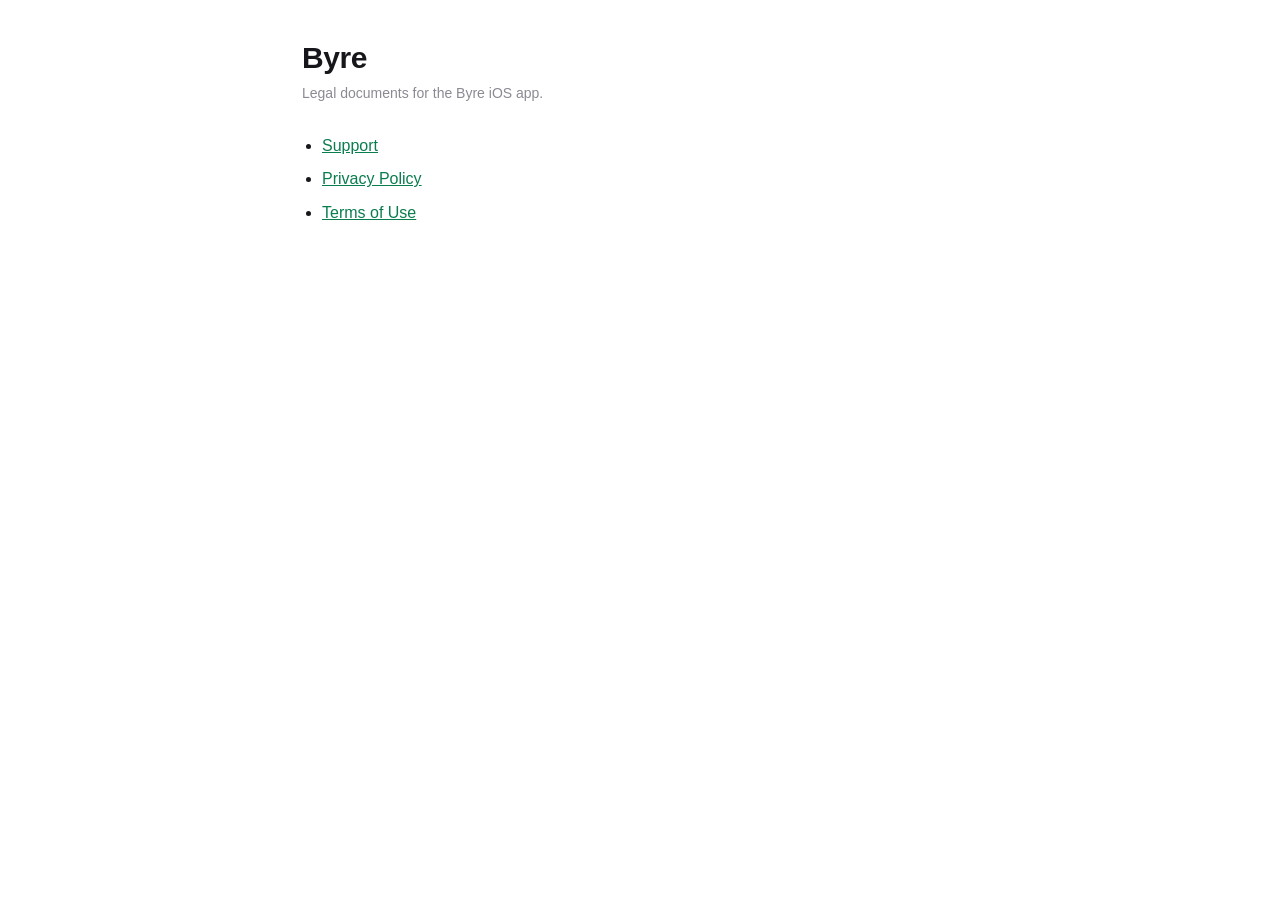
<file: index.html>
<!doctype html><html lang="en"><head><meta charset="utf-8">
<meta name="viewport" content="width=device-width,initial-scale=1">
<title>Byre — Legal</title><link rel="stylesheet" href="style.css"></head><body>
<h1>Byre</h1>
<p class="updated">Legal documents for the Byre iOS app.</p>
<ul>
  <li><a href="support.html">Support</a></li>
  <li><a href="privacy.html">Privacy Policy</a></li>
  <li><a href="terms.html">Terms of Use</a></li>
</ul>
</body></html>
</file>
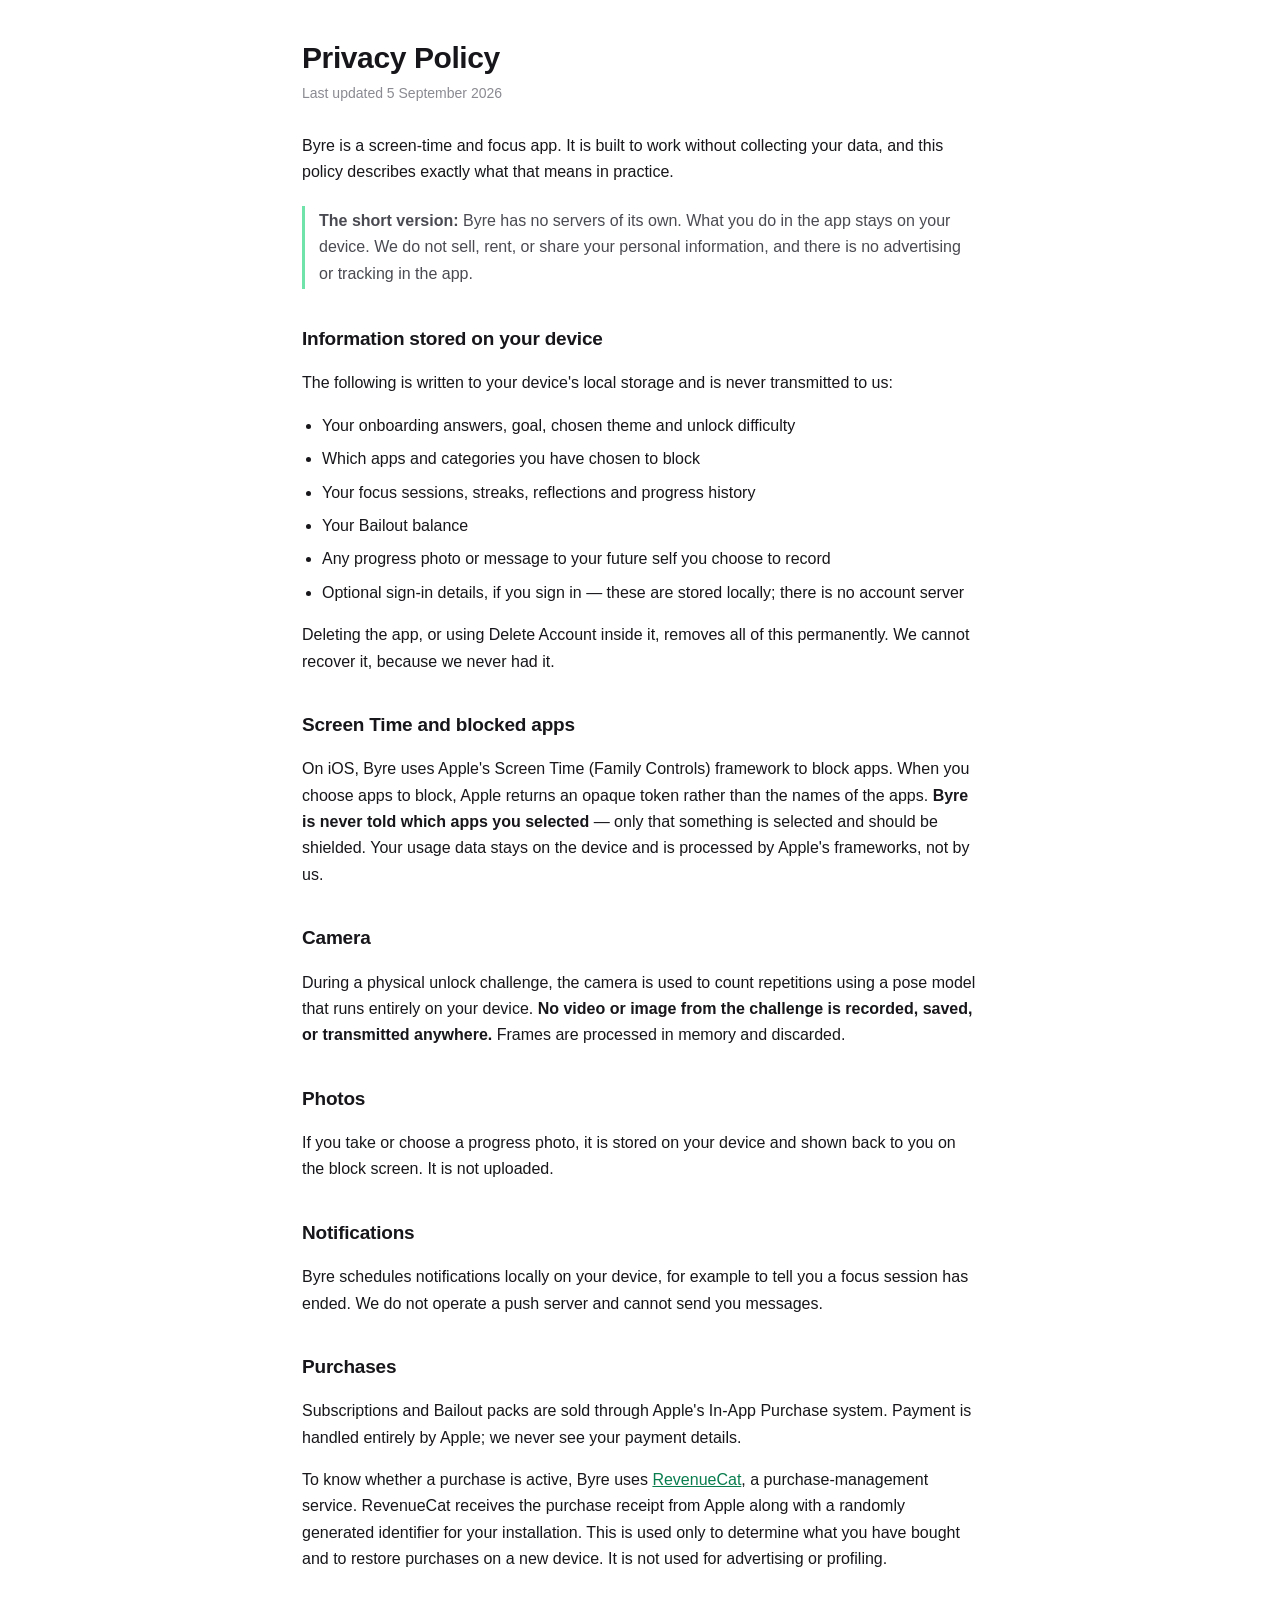
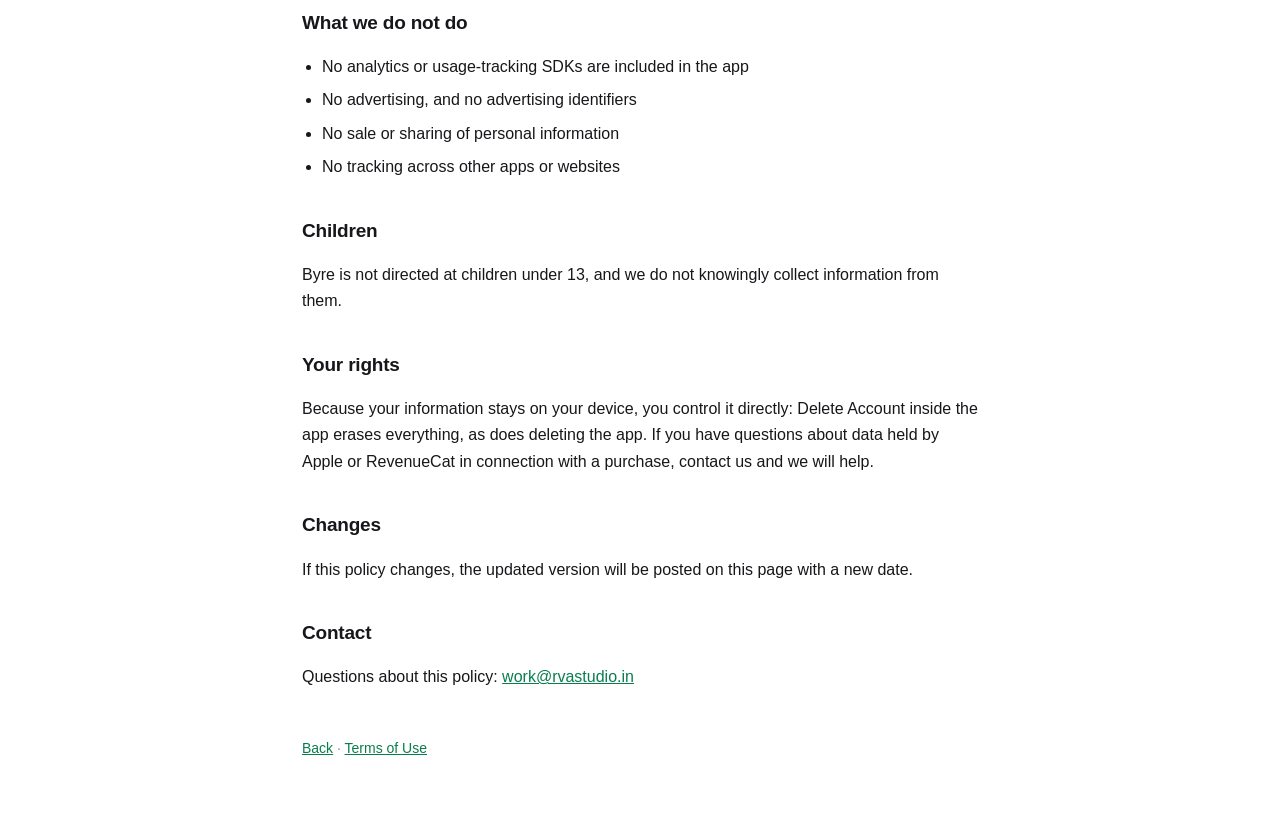
<file: privacy.html>
<!doctype html><html lang="en"><head><meta charset="utf-8">
<meta name="viewport" content="width=device-width,initial-scale=1">
<title>Byre — Privacy Policy</title><link rel="stylesheet" href="style.css"></head><body>
<h1>Privacy Policy</h1>
<p class="updated">Last updated 5 September 2026</p>

<p>Byre is a screen-time and focus app. It is built to work without collecting your data, and this policy describes exactly what that means in practice.</p>

<div class="note"><strong>The short version:</strong> Byre has no servers of its own. What you do in the app stays on your device. We do not sell, rent, or share your personal information, and there is no advertising or tracking in the app.</div>

<h2>Information stored on your device</h2>
<p>The following is written to your device's local storage and is never transmitted to us:</p>
<ul>
  <li>Your onboarding answers, goal, chosen theme and unlock difficulty</li>
  <li>Which apps and categories you have chosen to block</li>
  <li>Your focus sessions, streaks, reflections and progress history</li>
  <li>Your Bailout balance</li>
  <li>Any progress photo or message to your future self you choose to record</li>
  <li>Optional sign-in details, if you sign in — these are stored locally; there is no account server</li>
</ul>
<p>Deleting the app, or using Delete Account inside it, removes all of this permanently. We cannot recover it, because we never had it.</p>

<h2>Screen Time and blocked apps</h2>
<p>On iOS, Byre uses Apple's Screen Time (Family Controls) framework to block apps. When you choose apps to block, Apple returns an opaque token rather than the names of the apps. <strong>Byre is never told which apps you selected</strong> — only that something is selected and should be shielded. Your usage data stays on the device and is processed by Apple's frameworks, not by us.</p>

<h2>Camera</h2>
<p>During a physical unlock challenge, the camera is used to count repetitions using a pose model that runs entirely on your device. <strong>No video or image from the challenge is recorded, saved, or transmitted anywhere.</strong> Frames are processed in memory and discarded.</p>

<h2>Photos</h2>
<p>If you take or choose a progress photo, it is stored on your device and shown back to you on the block screen. It is not uploaded.</p>

<h2>Notifications</h2>
<p>Byre schedules notifications locally on your device, for example to tell you a focus session has ended. We do not operate a push server and cannot send you messages.</p>

<h2>Purchases</h2>
<p>Subscriptions and Bailout packs are sold through Apple's In-App Purchase system. Payment is handled entirely by Apple; we never see your payment details.</p>
<p>To know whether a purchase is active, Byre uses <a href="https://www.revenuecat.com/privacy">RevenueCat</a>, a purchase-management service. RevenueCat receives the purchase receipt from Apple along with a randomly generated identifier for your installation. This is used only to determine what you have bought and to restore purchases on a new device. It is not used for advertising or profiling.</p>

<h2>What we do not do</h2>
<ul>
  <li>No analytics or usage-tracking SDKs are included in the app</li>
  <li>No advertising, and no advertising identifiers</li>
  <li>No sale or sharing of personal information</li>
  <li>No tracking across other apps or websites</li>
</ul>

<h2>Children</h2>
<p>Byre is not directed at children under 13, and we do not knowingly collect information from them.</p>

<h2>Your rights</h2>
<p>Because your information stays on your device, you control it directly: Delete Account inside the app erases everything, as does deleting the app. If you have questions about data held by Apple or RevenueCat in connection with a purchase, contact us and we will help.</p>

<h2>Changes</h2>
<p>If this policy changes, the updated version will be posted on this page with a new date.</p>

<h2>Contact</h2>
<p>Questions about this policy: <a href="mailto:work@rvastudio.in">work@rvastudio.in</a></p>

<footer><a href="index.html">Back</a> · <a href="terms.html">Terms of Use</a></footer>
</body></html>
</file>
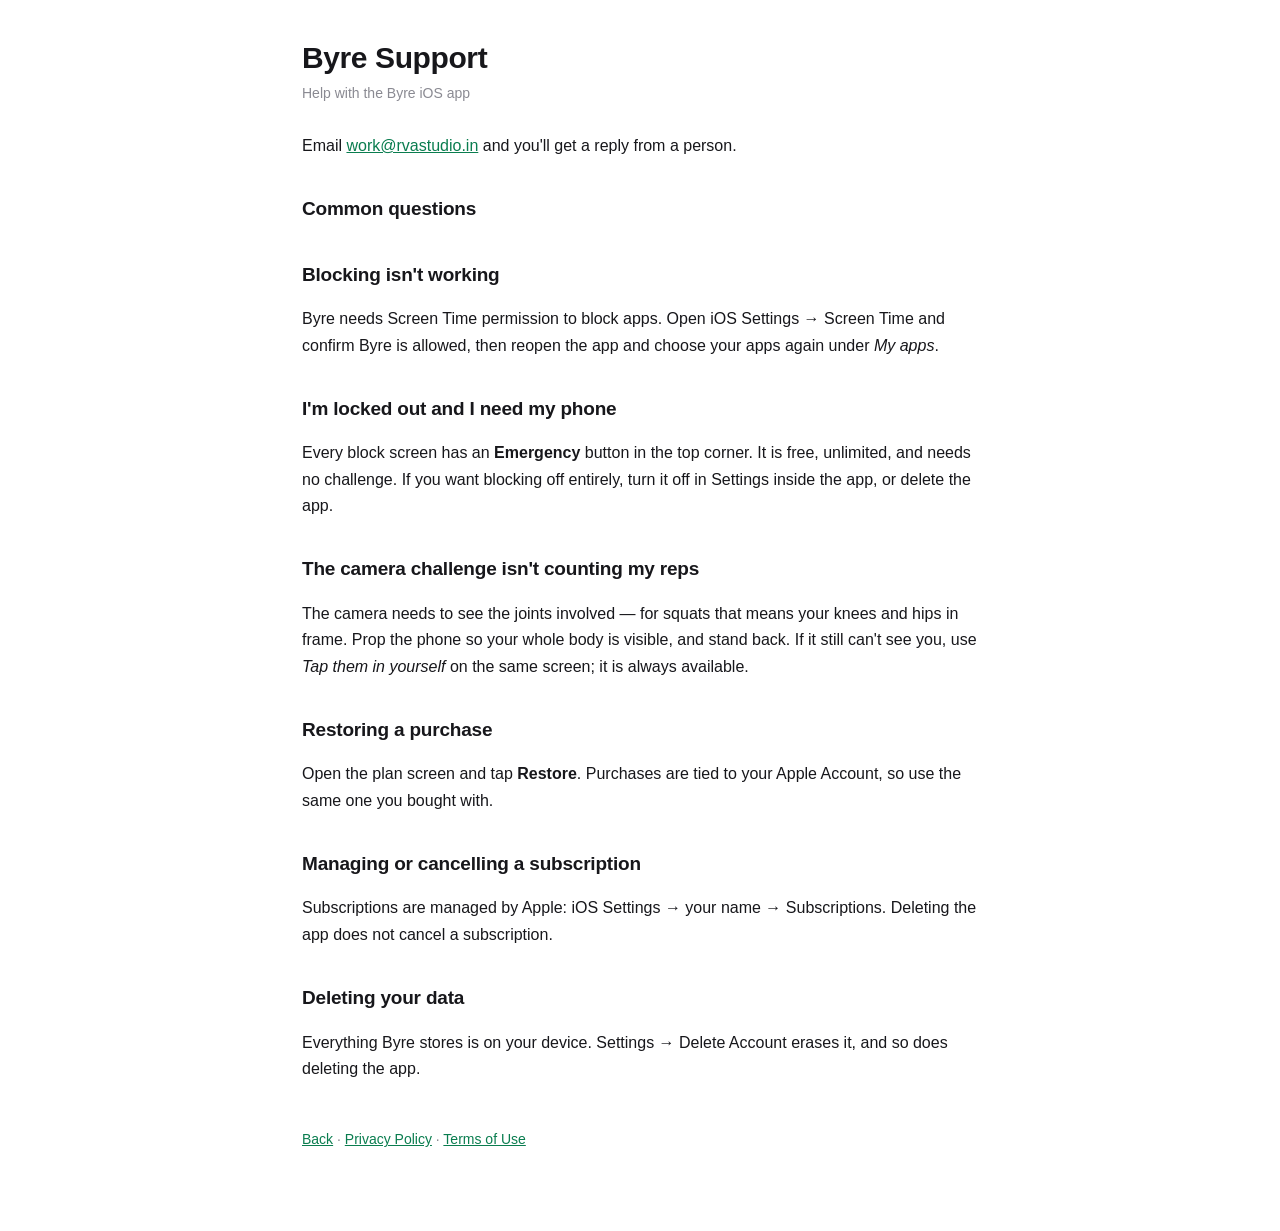
<file: support.html>
<!doctype html><html lang="en"><head><meta charset="utf-8">
<meta name="viewport" content="width=device-width,initial-scale=1">
<title>Byre — Support</title><link rel="stylesheet" href="style.css"></head><body>
<h1>Byre Support</h1>
<p class="updated">Help with the Byre iOS app</p>

<p>Email <a href="mailto:work@rvastudio.in">work@rvastudio.in</a> and you'll get a reply from a person.</p>

<h2>Common questions</h2>

<h2>Blocking isn't working</h2>
<p>Byre needs Screen Time permission to block apps. Open iOS Settings → Screen Time and confirm Byre is allowed, then reopen the app and choose your apps again under <em>My apps</em>.</p>

<h2>I'm locked out and I need my phone</h2>
<p>Every block screen has an <strong>Emergency</strong> button in the top corner. It is free, unlimited, and needs no challenge. If you want blocking off entirely, turn it off in Settings inside the app, or delete the app.</p>

<h2>The camera challenge isn't counting my reps</h2>
<p>The camera needs to see the joints involved — for squats that means your knees and hips in frame. Prop the phone so your whole body is visible, and stand back. If it still can't see you, use <em>Tap them in yourself</em> on the same screen; it is always available.</p>

<h2>Restoring a purchase</h2>
<p>Open the plan screen and tap <strong>Restore</strong>. Purchases are tied to your Apple Account, so use the same one you bought with.</p>

<h2>Managing or cancelling a subscription</h2>
<p>Subscriptions are managed by Apple: iOS Settings → your name → Subscriptions. Deleting the app does not cancel a subscription.</p>

<h2>Deleting your data</h2>
<p>Everything Byre stores is on your device. Settings → Delete Account erases it, and so does deleting the app.</p>

<footer><a href="index.html">Back</a> · <a href="privacy.html">Privacy Policy</a> · <a href="terms.html">Terms of Use</a></footer>
</body></html>
</file>
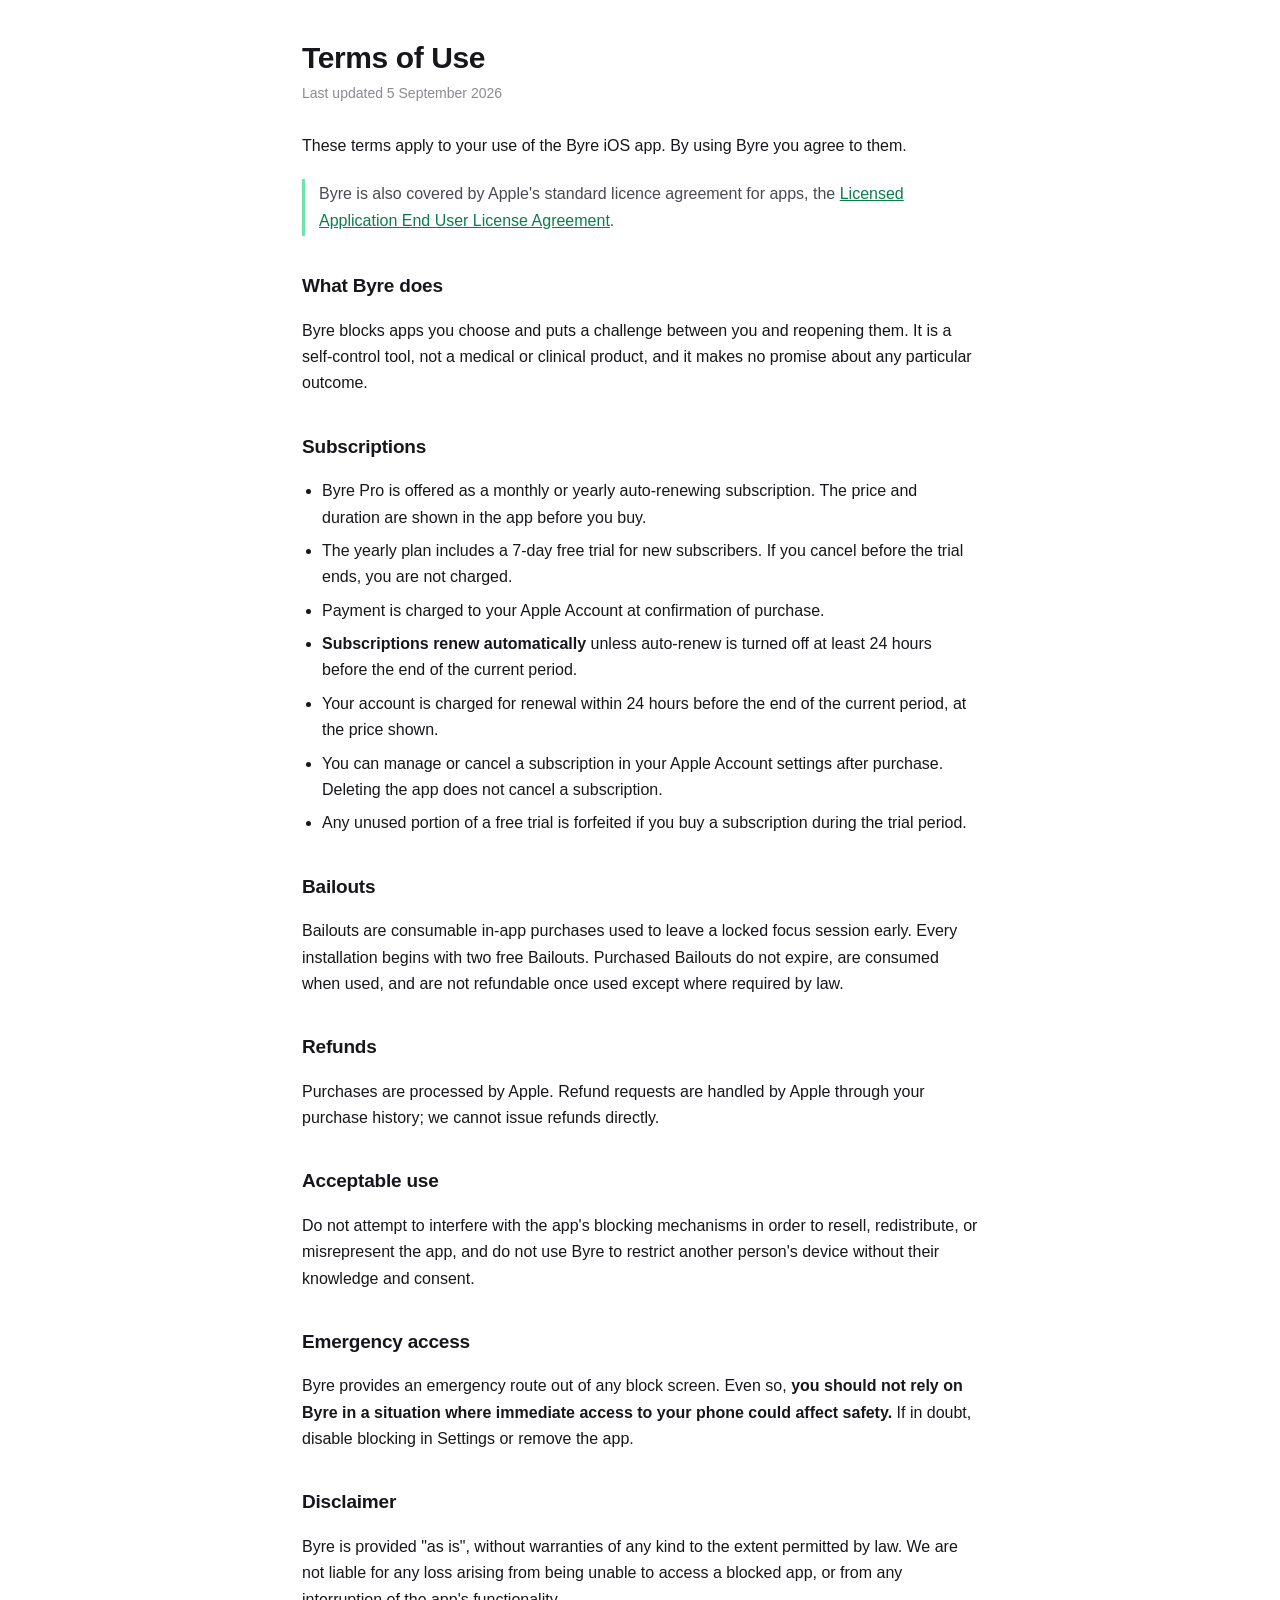
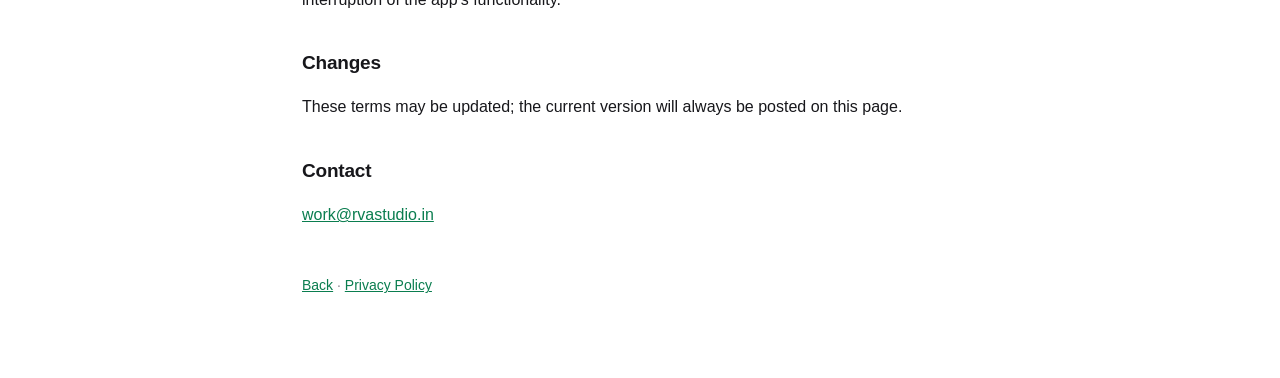
<file: terms.html>
<!doctype html><html lang="en"><head><meta charset="utf-8">
<meta name="viewport" content="width=device-width,initial-scale=1">
<title>Byre — Terms of Use</title><link rel="stylesheet" href="style.css"></head><body>
<h1>Terms of Use</h1>
<p class="updated">Last updated 5 September 2026</p>

<p>These terms apply to your use of the Byre iOS app. By using Byre you agree to them.</p>

<div class="note">Byre is also covered by Apple's standard licence agreement for apps, the
<a href="https://www.apple.com/legal/internet-services/itunes/dev/stdeula/">Licensed Application End User License Agreement</a>.</div>

<h2>What Byre does</h2>
<p>Byre blocks apps you choose and puts a challenge between you and reopening them. It is a self-control tool, not a medical or clinical product, and it makes no promise about any particular outcome.</p>

<h2>Subscriptions</h2>
<ul>
  <li>Byre Pro is offered as a monthly or yearly auto-renewing subscription. The price and duration are shown in the app before you buy.</li>
  <li>The yearly plan includes a 7-day free trial for new subscribers. If you cancel before the trial ends, you are not charged.</li>
  <li>Payment is charged to your Apple Account at confirmation of purchase.</li>
  <li><strong>Subscriptions renew automatically</strong> unless auto-renew is turned off at least 24 hours before the end of the current period.</li>
  <li>Your account is charged for renewal within 24 hours before the end of the current period, at the price shown.</li>
  <li>You can manage or cancel a subscription in your Apple Account settings after purchase. Deleting the app does not cancel a subscription.</li>
  <li>Any unused portion of a free trial is forfeited if you buy a subscription during the trial period.</li>
</ul>

<h2>Bailouts</h2>
<p>Bailouts are consumable in-app purchases used to leave a locked focus session early. Every installation begins with two free Bailouts. Purchased Bailouts do not expire, are consumed when used, and are not refundable once used except where required by law.</p>

<h2>Refunds</h2>
<p>Purchases are processed by Apple. Refund requests are handled by Apple through your purchase history; we cannot issue refunds directly.</p>

<h2>Acceptable use</h2>
<p>Do not attempt to interfere with the app's blocking mechanisms in order to resell, redistribute, or misrepresent the app, and do not use Byre to restrict another person's device without their knowledge and consent.</p>

<h2>Emergency access</h2>
<p>Byre provides an emergency route out of any block screen. Even so, <strong>you should not rely on Byre in a situation where immediate access to your phone could affect safety.</strong> If in doubt, disable blocking in Settings or remove the app.</p>

<h2>Disclaimer</h2>
<p>Byre is provided "as is", without warranties of any kind to the extent permitted by law. We are not liable for any loss arising from being unable to access a blocked app, or from any interruption of the app's functionality.</p>

<h2>Changes</h2>
<p>These terms may be updated; the current version will always be posted on this page.</p>

<h2>Contact</h2>
<p><a href="mailto:work@rvastudio.in">work@rvastudio.in</a></p>

<footer><a href="index.html">Back</a> · <a href="privacy.html">Privacy Policy</a></footer>
</body></html>
</file>
<file: style.css>
:root { color-scheme: light dark; }
* { box-sizing: border-box; }
body {
  margin: 0 auto; padding: 40px 22px 80px; max-width: 720px;
  font: 16px/1.65 -apple-system, BlinkMacSystemFont, "Segoe UI", Roboto, sans-serif;
  color: #17171b; background: #fff;
}
@media (prefers-color-scheme: dark) { body { color: #e8e8ea; background: #0d0d10; } a { color: #6FE3A9; } }
h1 { font-size: 30px; line-height: 1.2; margin: 0 0 6px; letter-spacing: -0.4px; }
h2 { font-size: 19px; margin: 34px 0 8px; letter-spacing: -0.2px; }
.updated { color: #8a8a92; font-size: 14px; margin: 0 0 28px; }
ul { padding-left: 20px; } li { margin-bottom: 7px; }
a { color: #0a7d4f; }
.note { border-left: 3px solid #6FE3A9; padding: 2px 0 2px 14px; margin: 20px 0; color: #4a4a52; }
@media (prefers-color-scheme: dark) { .note { color: #b0b0b8; } }
footer { margin-top: 46px; font-size: 14px; color: #8a8a92; }
</file>
